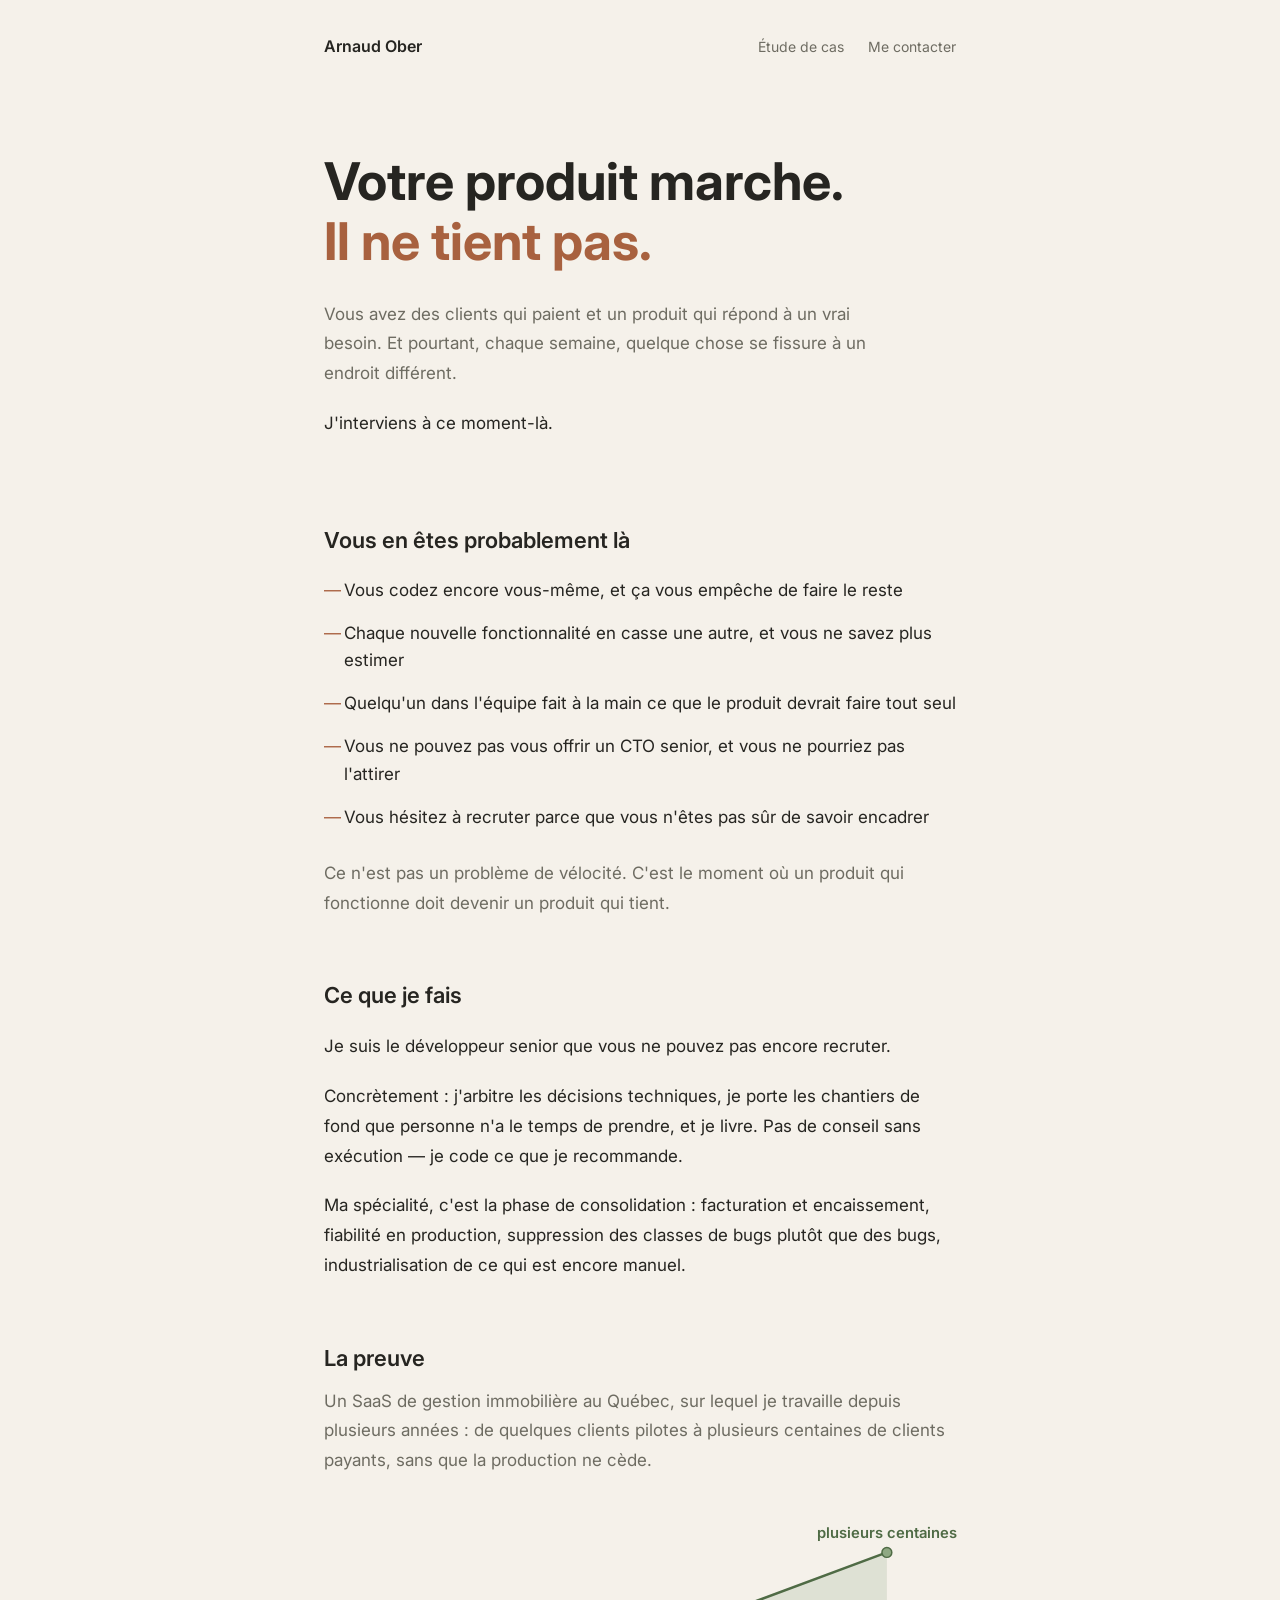
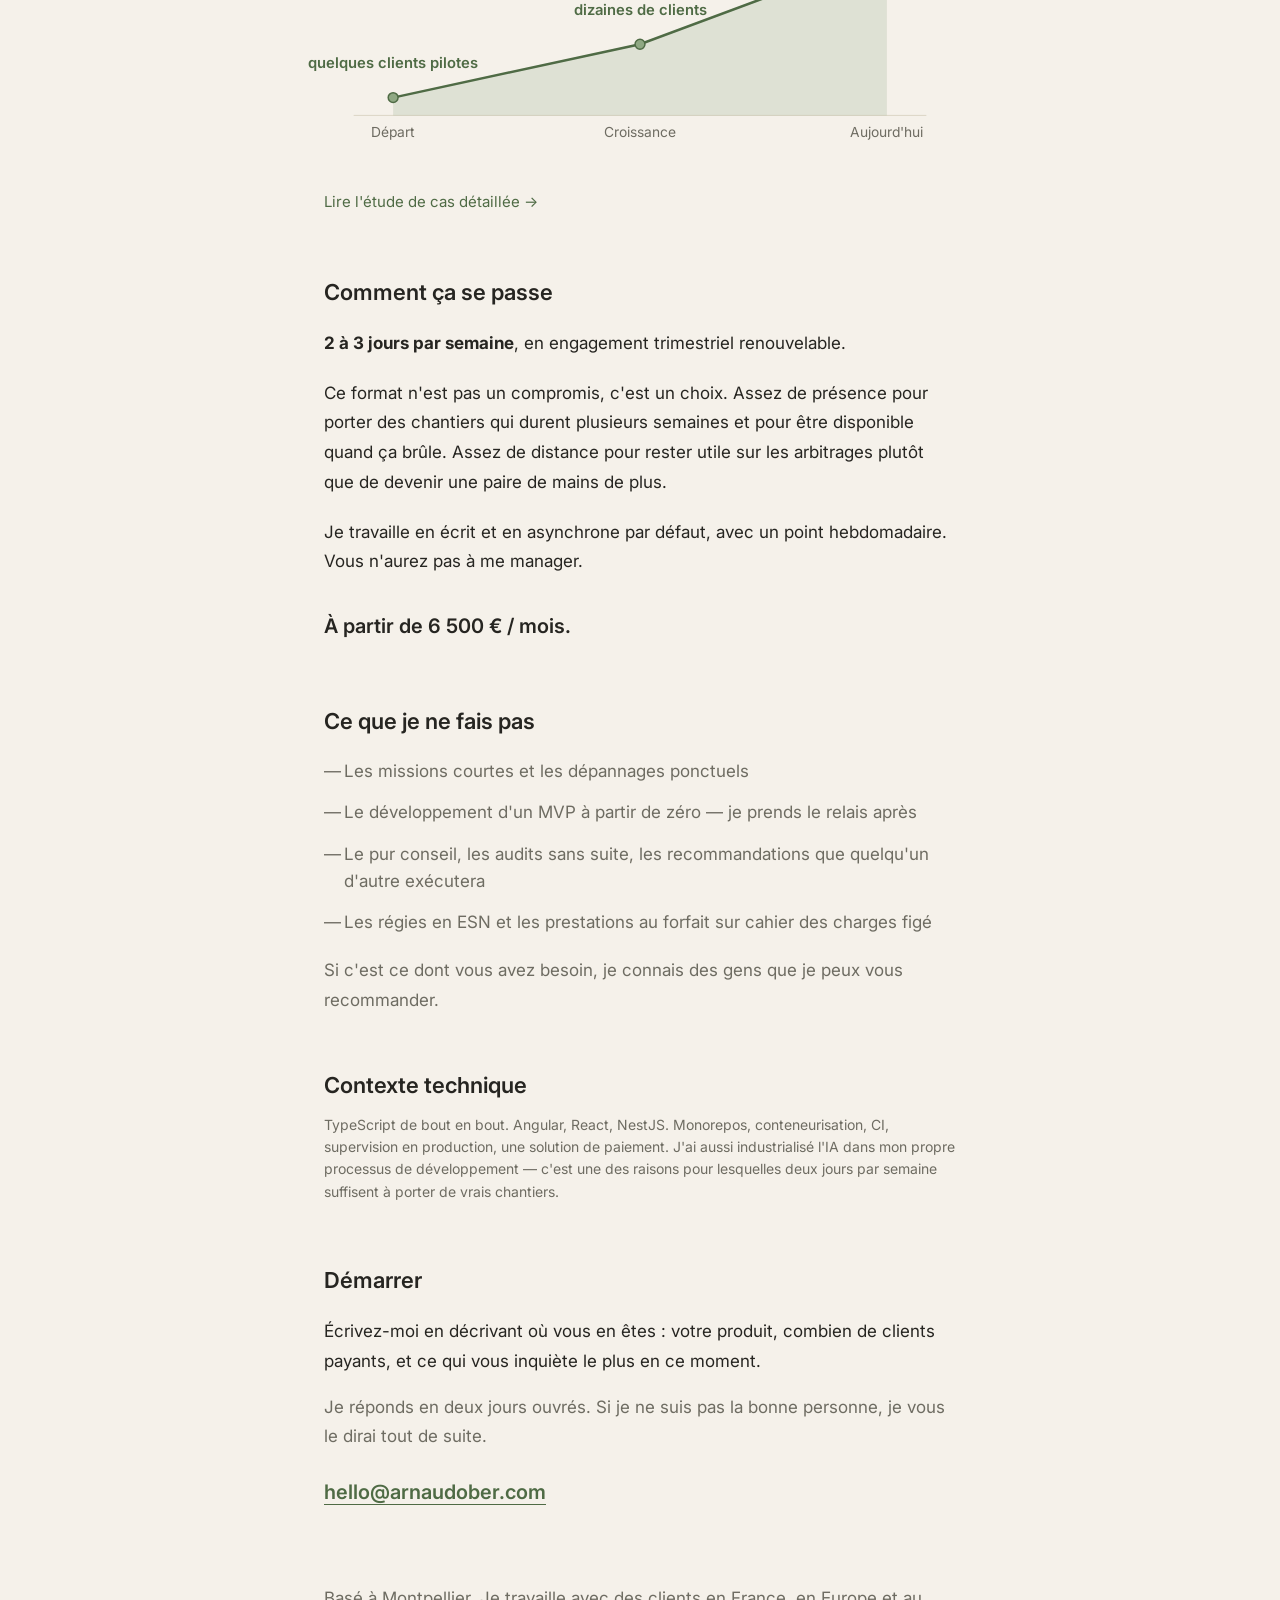
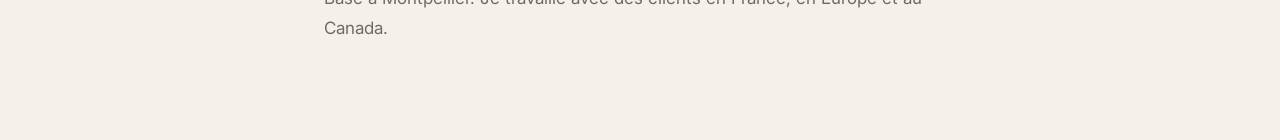
<file: index.html>
<!DOCTYPE html>
<html lang="fr">
<head>
  <meta charset="utf-8">
  <meta name="viewport" content="width=device-width, initial-scale=1">
  <title>Arnaud Ober — Développeur senior</title>
  <meta name="description" content="Votre produit marche. Il ne tient pas. Développeur senior à temps partagé pour la phase de consolidation de votre SaaS.">
  <meta name="author" content="Arnaud Ober">
  <meta name="robots" content="index, follow">
  <meta name="theme-color" content="#ffffff">
  <link rel="canonical" href="https://arnaudober.com">
  <link rel="icon" type="image/jpeg" href="favicon.jpg">
  <link rel="apple-touch-icon" href="favicon.jpg">

  <meta property="og:type" content="website">
  <meta property="og:locale" content="fr_FR">
  <meta property="og:site_name" content="Arnaud Ober">
  <meta property="og:url" content="https://arnaudober.com">
  <meta property="og:title" content="Arnaud Ober — Développeur senior">
  <meta property="og:description" content="Votre produit marche. Il ne tient pas. Développeur senior à temps partagé pour la phase de consolidation de votre SaaS.">
  <meta property="og:image" content="https://arnaudober.com/favicon.jpg">
  <meta property="og:image:width" content="1280">
  <meta property="og:image:height" content="720">
  <meta property="og:image:alt" content="Arnaud Ober — Développeur senior">

  <meta name="twitter:card" content="summary_large_image">
  <meta name="twitter:title" content="Arnaud Ober — Développeur senior">
  <meta name="twitter:description" content="Votre produit marche. Il ne tient pas. Développeur senior à temps partagé pour la phase de consolidation de votre SaaS.">
  <meta name="twitter:image" content="https://arnaudober.com/favicon.jpg">
  <meta name="twitter:image:alt" content="Arnaud Ober — Développeur senior">

  <script type="application/ld+json">
  {
    "@context": "https://schema.org",
    "@type": "Person",
    "name": "Arnaud Ober",
    "jobTitle": "Développeur senior",
    "url": "https://arnaudober.com"
  }
  </script>
  <link rel="preconnect" href="https://fonts.googleapis.com">
  <link rel="preconnect" href="https://fonts.gstatic.com" crossorigin>
  <link href="https://fonts.googleapis.com/css2?family=Inter:wght@400;500;600;700&display=swap" rel="stylesheet">
  <link rel="stylesheet" href="styles.css">
</head>
<body>

  <header class="container site-header">
    <div class="site-name">Arnaud Ober</div>
    <nav class="site-nav">
      <a href="etude-de-cas.html">Étude de cas</a>
      <a href="#contact">Me contacter</a>
    </nav>
  </header>

  <main class="container home">

    <section class="hero">
      <h1>
        Votre produit marche.<br>
        <span>Il ne tient pas.</span>
      </h1>
      <p class="hero-intro">
        Vous avez des clients qui paient et un produit qui répond à un vrai besoin. Et pourtant, chaque semaine, quelque chose se fissure à un endroit différent.
      </p>
      <p>
        J'interviens à ce moment-là.
      </p>
    </section>

    <section>
      <h2>Vous en êtes probablement là</h2>
      <ul class="dash-list">
        <li>Vous codez encore vous-même, et ça vous empêche de faire le reste</li>
        <li>Chaque nouvelle fonctionnalité en casse une autre, et vous ne savez plus estimer</li>
        <li>Quelqu'un dans l'équipe fait à la main ce que le produit devrait faire tout seul</li>
        <li>Vous ne pouvez pas vous offrir un CTO senior, et vous ne pourriez pas l'attirer</li>
        <li>Vous hésitez à recruter parce que vous n'êtes pas sûr de savoir encadrer</li>
      </ul>
      <p class="muted">
        Ce n'est pas un problème de vélocité. C'est le moment où un produit qui fonctionne doit devenir un produit qui tient.
      </p>
    </section>

    <section>
      <h2>Ce que je fais</h2>
      <p>
        Je suis le développeur senior que vous ne pouvez pas encore recruter.
      </p>
      <p>
        Concrètement : j'arbitre les décisions techniques, je porte les chantiers de fond que personne n'a le temps de prendre, et je livre. Pas de conseil sans exécution — je code ce que je recommande.
      </p>
      <p>
        Ma spécialité, c'est la phase de consolidation : facturation et encaissement, fiabilité en production, suppression des classes de bugs plutôt que des bugs, industrialisation de ce qui est encore manuel.
      </p>
    </section>

    <section>
      <h2 class="tight">La preuve</h2>
      <p class="muted proof-intro">
        Un SaaS de gestion immobilière au Québec, sur lequel je travaille depuis plusieurs années : de quelques clients pilotes à plusieurs centaines de clients payants, sans que la production ne cède.
      </p>
      <svg class="growth-chart" viewBox="0 0 640 260" role="img" aria-label="Croissance des clients payants : de quelques clients pilotes à plusieurs centaines de clients payants">
        <line x1="30" y1="210" x2="610" y2="210" class="chart-axis"/>
        <path d="M70,210 L70,192 L320,138 L570,45 L570,210 Z" class="chart-area"/>
        <path d="M70,192 L320,138 L570,45" class="chart-line"/>
        <g class="chart-points">
          <circle cx="70" cy="192" r="5"/>
          <circle cx="320" cy="138" r="5"/>
          <circle cx="570" cy="45" r="5"/>
        </g>
        <g class="chart-values" text-anchor="middle">
          <text x="70" y="162">quelques clients pilotes</text>
          <text x="320" y="108">dizaines de clients</text>
          <text x="570" y="30">plusieurs centaines</text>
        </g>
        <g class="chart-labels" text-anchor="middle">
          <text x="70" y="232">Départ</text>
          <text x="320" y="232">Croissance</text>
          <text x="570" y="232">Aujourd'hui</text>
        </g>
      </svg>
      <p class="chart-link">
        <a href="etude-de-cas.html">Lire l'étude de cas détaillée →</a>
      </p>
    </section>

    <section>
      <h2>Comment ça se passe</h2>
      <p>
        <strong>2 à 3 jours par semaine</strong>, en engagement trimestriel renouvelable.
      </p>
      <p>
        Ce format n'est pas un compromis, c'est un choix. Assez de présence pour porter des chantiers qui durent plusieurs semaines et pour être disponible quand ça brûle. Assez de distance pour rester utile sur les arbitrages plutôt que de devenir une paire de mains de plus.
      </p>
      <p>
        Je travaille en écrit et en asynchrone par défaut, avec un point hebdomadaire. Vous n'aurez pas à me manager.
      </p>
      <p class="price">À partir de 6 500 € / mois.</p>
    </section>

    <section>
      <h2>Ce que je ne fais pas</h2>
      <ul class="dash-list dash-list--muted">
        <li>Les missions courtes et les dépannages ponctuels</li>
        <li>Le développement d'un MVP à partir de zéro — je prends le relais après</li>
        <li>Le pur conseil, les audits sans suite, les recommandations que quelqu'un d'autre exécutera</li>
        <li>Les régies en ESN et les prestations au forfait sur cahier des charges figé</li>
      </ul>
      <p class="muted">
        Si c'est ce dont vous avez besoin, je connais des gens que je peux vous recommander.
      </p>
    </section>

    <section class="tech-section">
      <h2 class="tight">Contexte technique</h2>
      <p>
        TypeScript de bout en bout. Angular, React, NestJS. Monorepos, conteneurisation, CI, supervision en production, une solution de paiement. J'ai aussi industrialisé l'IA dans mon propre processus de développement — c'est une des raisons pour lesquelles deux jours par semaine suffisent à porter de vrais chantiers.
      </p>
    </section>

    <section id="contact">
      <h2>Démarrer</h2>
      <p class="contact-intro">
        Écrivez-moi en décrivant où vous en êtes : votre produit, combien de clients payants, et ce qui vous inquiète le plus en ce moment.
      </p>
      <p class="muted contact-reply">
        Je réponds en deux jours ouvrés. Si je ne suis pas la bonne personne, je vous le dirai tout de suite.
      </p>
      <a class="contact-email" href="mailto:hello@arnaudober.com">hello@arnaudober.com</a>
    </section>

    <footer class="home-footer">
      <p>Basé à Montpellier. Je travaille avec des clients en France, en Europe et au Canada.</p>
    </footer>

  </main>

</body>
</html>
</file>
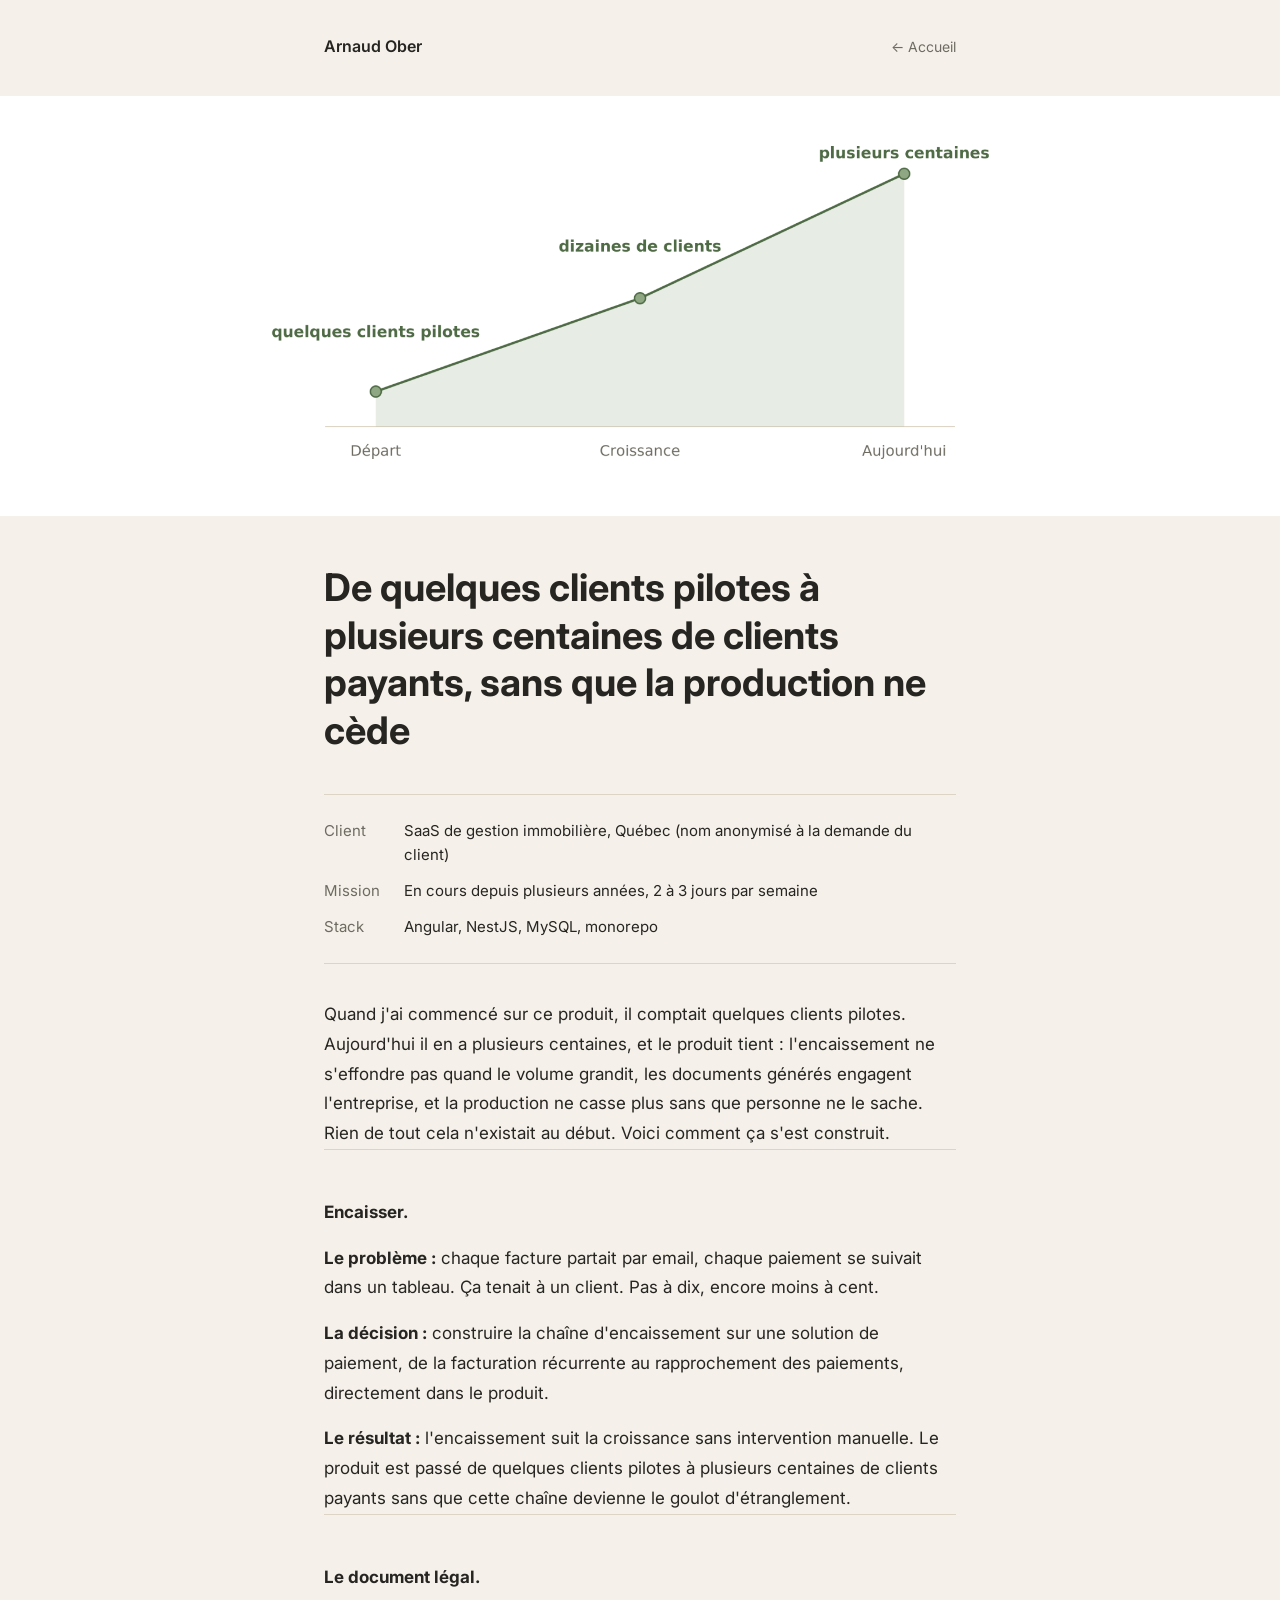
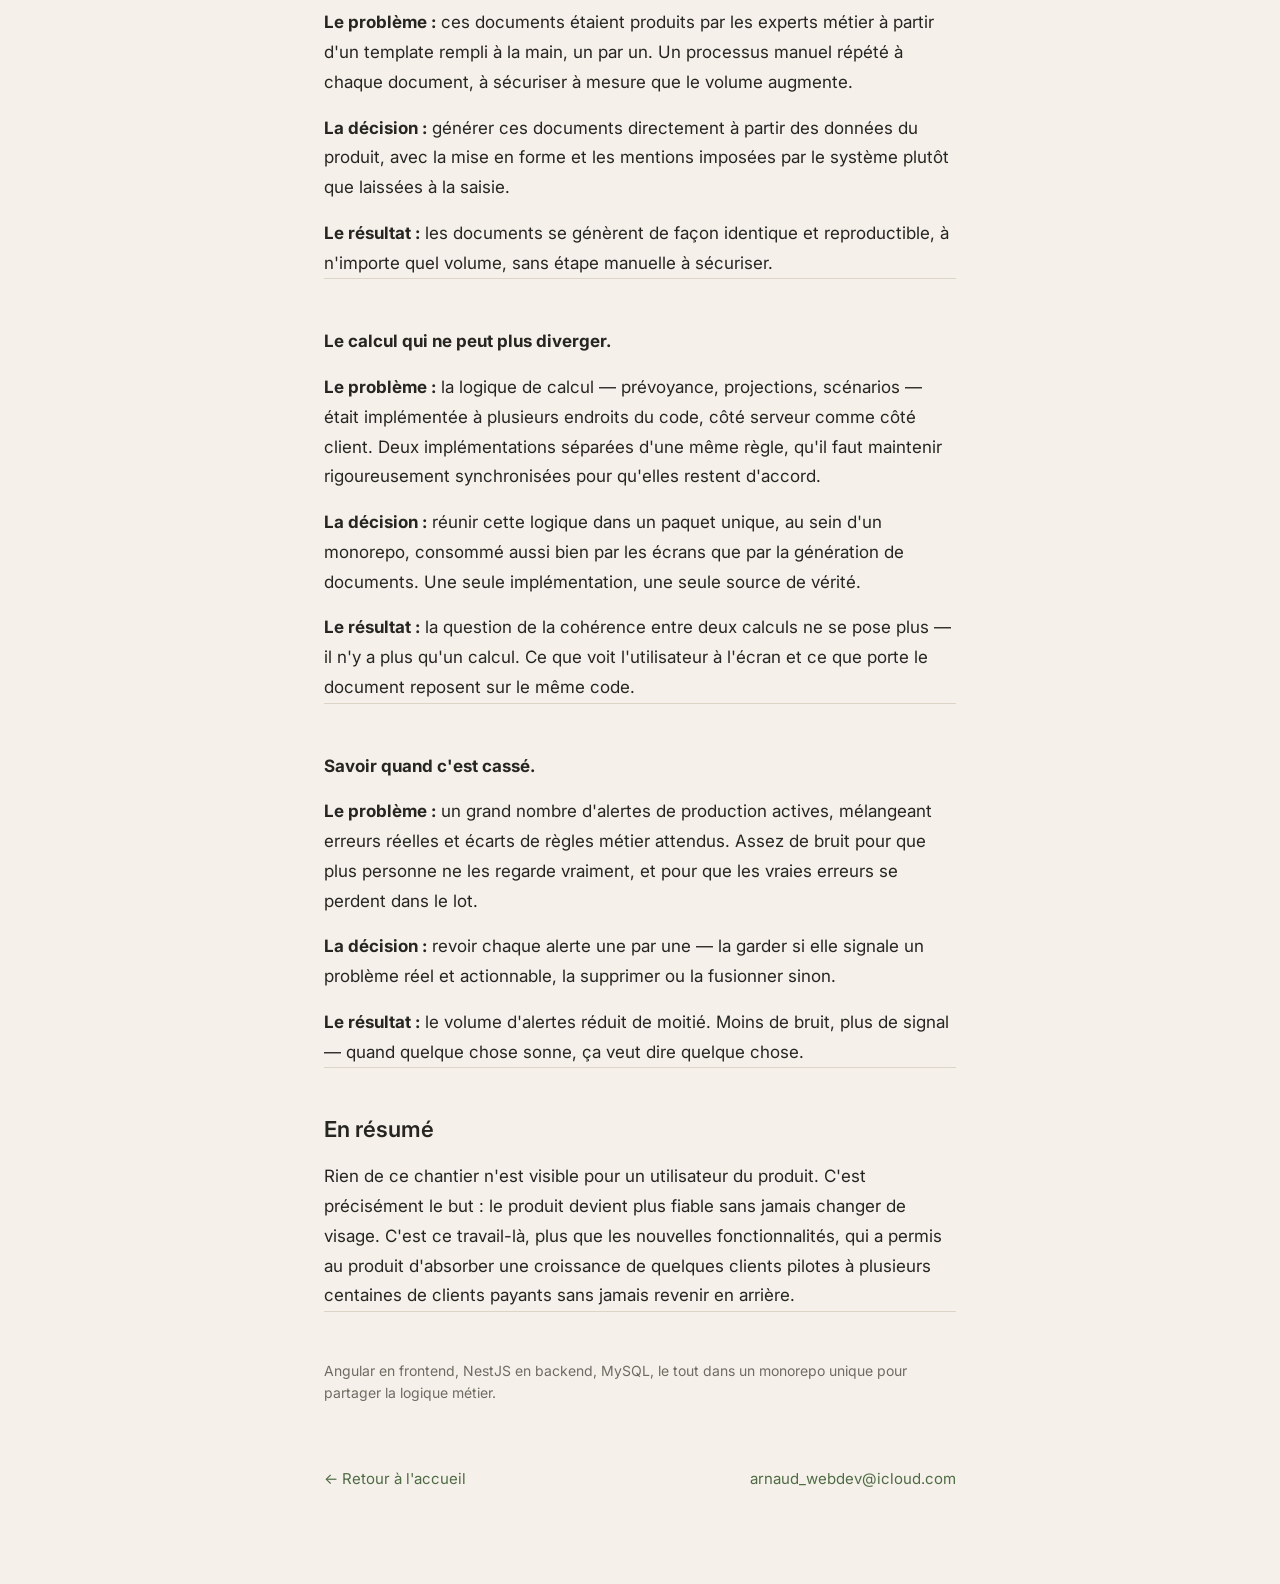
<file: etude-de-cas.html>
<!DOCTYPE html>
<html lang="fr">
<head>
  <meta charset="utf-8">
  <meta name="viewport" content="width=device-width, initial-scale=1">
  <title>Étude de cas — Arnaud Ober</title>
  <meta name="description" content="De quelques clients pilotes à plusieurs centaines de clients payants, sans que la production ne cède.">
  <meta name="author" content="Arnaud Ober">
  <meta name="robots" content="index, follow">
  <meta name="theme-color" content="#F5F1EA">
  <link rel="canonical" href="https://arnaudober.com/etude-de-cas.html">
  <link rel="icon" type="image/jpeg" href="favicon.jpg">
  <link rel="apple-touch-icon" href="favicon.jpg">

  <meta property="og:type" content="article">
  <meta property="og:locale" content="fr_FR">
  <meta property="og:site_name" content="Arnaud Ober">
  <meta property="og:url" content="https://arnaudober.com/etude-de-cas.html">
  <meta property="og:title" content="Étude de cas — Arnaud Ober">
  <meta property="og:description" content="De quelques clients pilotes à plusieurs centaines de clients payants, sans que la production ne cède.">
  <meta property="og:image" content="https://arnaudober.com/favicon.jpg">
  <meta property="og:image:width" content="1280">
  <meta property="og:image:height" content="720">
  <meta property="og:image:alt" content="Illustration de l'étude de cas">

  <meta name="twitter:card" content="summary_large_image">
  <meta name="twitter:title" content="Étude de cas — Arnaud Ober">
  <meta name="twitter:description" content="De quelques clients pilotes à plusieurs centaines de clients payants, sans que la production ne cède.">
  <meta name="twitter:image" content="https://arnaudober.com/favicon.jpg">
  <meta name="twitter:image:alt" content="Illustration de l'étude de cas">
  <link rel="preconnect" href="https://fonts.googleapis.com">
  <link rel="preconnect" href="https://fonts.gstatic.com" crossorigin>
  <link href="https://fonts.googleapis.com/css2?family=Inter:wght@400;500;600;700&display=swap" rel="stylesheet">
  <link rel="stylesheet" href="styles.css">
</head>
<body>

  <header class="container site-header">
    <div class="site-name">Arnaud Ober</div>
    <a href="index.html">← Accueil</a>
  </header>

  <!-- Replace with <img src="…" alt="…"> and drop the cover--empty class once the cover photo exists. -->
  <div class="cover" aria-hidden="true"><img src="illustration.png" alt="photo de couverture — étude de cas"></div>

  <main class="container case-study">

    <section>
      <h1>De quelques clients pilotes à plusieurs centaines de clients payants, sans que la production ne cède</h1>

      <dl class="facts">
        <div>
          <dt>Client</dt>
          <dd>SaaS de gestion immobilière, Québec (nom anonymisé à la demande du client)</dd>
        </div>
        <div>
          <dt>Mission</dt>
          <dd>En cours depuis plusieurs années, 2 à 3 jours par semaine</dd>
        </div>
        <div>
          <dt>Stack</dt>
          <dd>Angular, NestJS, MySQL, monorepo</dd>
        </div>
      </dl>

      <p class="lede">
        Quand j'ai commencé sur ce produit, il comptait quelques clients pilotes. Aujourd'hui il en a plusieurs centaines, et le produit tient : l'encaissement ne s'effondre pas quand le volume grandit, les documents générés engagent l'entreprise, et la production ne casse plus sans que personne ne le sache. Rien de tout cela n'existait au début. Voici comment ça s'est construit.
      </p>
    </section>

    <section>
      <p><strong>Encaisser.</strong></p>
      <p>
        <strong>Le problème :</strong> chaque facture partait par email, chaque paiement se suivait dans un tableau. Ça tenait à un client. Pas à dix, encore moins à cent.
      </p>
      <p>
        <strong>La décision :</strong> construire la chaîne d'encaissement sur une solution de paiement, de la facturation récurrente au rapprochement des paiements, directement dans le produit.
      </p>
      <p>
        <strong>Le résultat :</strong> l'encaissement suit la croissance sans intervention manuelle. Le produit est passé de quelques clients pilotes à plusieurs centaines de clients payants sans que cette chaîne devienne le goulot d'étranglement.
      </p>
    </section>

    <section>
      <p><strong>Le document légal.</strong></p>
      <p>
        <strong>Le problème :</strong> ces documents étaient produits par les experts métier à partir d'un template rempli à la main, un par un. Un processus manuel répété à chaque document, à sécuriser à mesure que le volume augmente.
      </p>
      <p>
        <strong>La décision :</strong> générer ces documents directement à partir des données du produit, avec la mise en forme et les mentions imposées par le système plutôt que laissées à la saisie.
      </p>
      <p>
        <strong>Le résultat :</strong> les documents se génèrent de façon identique et reproductible, à n'importe quel volume, sans étape manuelle à sécuriser.
      </p>
    </section>

    <section>
      <p><strong>Le calcul qui ne peut plus diverger.</strong></p>
      <p>
        <strong>Le problème :</strong> la logique de calcul — prévoyance, projections, scénarios — était implémentée à plusieurs endroits du code, côté serveur comme côté client. Deux implémentations séparées d'une même règle, qu'il faut maintenir rigoureusement synchronisées pour qu'elles restent d'accord.
      </p>
      <p>
        <strong>La décision :</strong> réunir cette logique dans un paquet unique, au sein d'un monorepo, consommé aussi bien par les écrans que par la génération de documents. Une seule implémentation, une seule source de vérité.
      </p>
      <p>
        <strong>Le résultat :</strong> la question de la cohérence entre deux calculs ne se pose plus — il n'y a plus qu'un calcul. Ce que voit l'utilisateur à l'écran et ce que porte le document reposent sur le même code.
      </p>
    </section>

    <section>
      <p><strong>Savoir quand c'est cassé.</strong></p>
      <p>
        <strong>Le problème :</strong> un grand nombre d'alertes de production actives, mélangeant erreurs réelles et écarts de règles métier attendus. Assez de bruit pour que plus personne ne les regarde vraiment, et pour que les vraies erreurs se perdent dans le lot.
      </p>
      <p>
        <strong>La décision :</strong> revoir chaque alerte une par une — la garder si elle signale un problème réel et actionnable, la supprimer ou la fusionner sinon.
      </p>
      <p>
        <strong>Le résultat :</strong> le volume d'alertes réduit de moitié. Moins de bruit, plus de signal — quand quelque chose sonne, ça veut dire quelque chose.
      </p>
    </section>

    <section>
      <h2>En résumé</h2>
      <p>
        Rien de ce chantier n'est visible pour un utilisateur du produit. C'est précisément le but : le produit devient plus fiable sans jamais changer de visage. C'est ce travail-là, plus que les nouvelles fonctionnalités, qui a permis au produit d'absorber une croissance de quelques clients pilotes à plusieurs centaines de clients payants sans jamais revenir en arrière.
      </p>
    </section>

    <section>
      <p class="note">
        Angular en frontend, NestJS en backend, MySQL, le tout dans un monorepo unique pour partager la logique métier.
      </p>
    </section>

    <footer class="site-footer">
      <a href="index.html">← Retour à l'accueil</a>
      <a href="mailto:arnaud_webdev@icloud.com">arnaud_webdev@icloud.com</a>
    </footer>

  </main>

</body>
</html>
</file>
<file: styles.css>
:root {
  --bg: #F5F1EA;
  --text: #262521;
  --muted: #6E6C62;
  --rule: #DCD5C5;
  --accent: #4F6B45;
  --accent-soft: #8FA883;
  --highlight: #A8613F;
  --placeholder: rgba(127, 127, 127, .08);
}

*,
*::before,
*::after {
  box-sizing: border-box;
}

body {
  margin: 0;
  background: var(--bg);
  color: var(--text);
  font-family: Inter, sans-serif;
}

a {
  color: var(--accent);
  text-decoration: none;
}

a:hover {
  color: var(--text);
}

.container {
  max-width: 680px;
  margin: 0 auto;
  padding: 0 24px;
}

/* Header */
.site-header {
  padding-top: 36px;
  display: flex;
  justify-content: space-between;
  align-items: center;
  gap: 16px;
}

.site-name {
  font-size: 16px;
  font-weight: 600;
}

.site-header a {
  font-size: 14px;
  color: var(--muted);
}

.site-header a:hover {
  color: var(--text);
}

.site-nav {
  display: flex;
  gap: 24px;
}

/* Cover */
.cover {
  width: 100%;
  height: clamp(220px, 38vw, 420px);
  margin: 40px 0 0;
  background: white;
}

.cover img {
  display: block;
  width: 100%;
  height: 100%;
  object-fit: contain;
}

/* Case study */
.case-study {
  padding-bottom: 96px;
}

.case-study section {
  padding-top: 48px;
}

.case-study section + section {
  border-top: 1px solid var(--rule);
}

.case-study h1 {
  font-size: clamp(28px, 5vw, 38px);
  line-height: 1.25;
  font-weight: 700;
  margin: 0 0 40px;
}

.case-study h2 {
  font-size: 22px;
  font-weight: 600;
  margin: 0 0 20px;
}

.case-study p {
  font-size: 17px;
  line-height: 1.75;
  margin: 0 0 16px;
}

.case-study p:last-child {
  margin-bottom: 0;
}

.case-study .lede {
  margin-top: 36px;
}

.case-study .note {
  font-size: 14px;
  line-height: 1.6;
  color: var(--muted);
}

.facts {
  border-top: 1px solid var(--rule);
  border-bottom: 1px solid var(--rule);
  padding: 24px 0;
  margin: 0;
  display: flex;
  flex-direction: column;
  gap: 12px;
}

.facts div {
  display: flex;
  gap: 16px;
  font-size: 15px;
  line-height: 1.6;
}

.facts dt {
  color: var(--muted);
  min-width: 64px;
}

.facts dd {
  margin: 0;
}

/* Home */
.home {
  padding-bottom: 96px;
}

.home section {
  padding-top: 64px;
}

.home .hero {
  padding: 96px 0 24px;
}

.hero h1 {
  font-size: clamp(34px, 7vw, 52px);
  line-height: 1.15;
  font-weight: 700;
  margin: 0;
}

.hero h1 span {
  color: var(--highlight);
}

.hero p {
  font-size: 19px;
  line-height: 1.6;
  margin: 16px 0 0;
}

.hero .hero-intro {
  color: var(--muted);
  margin-top: 28px;
  max-width: 560px;
}

.home h2 {
  font-size: 22px;
  font-weight: 600;
  margin: 0 0 24px;
}

.home h2.tight {
  margin-bottom: 16px;
}

.home p {
  font-size: 17px;
  line-height: 1.75;
  margin: 0 0 20px;
}

.home p:last-child {
  margin-bottom: 0;
}

.home .muted {
  color: var(--muted);
}

.dash-list {
  list-style: none;
  margin: 0;
  padding: 0;
  display: flex;
  flex-direction: column;
  gap: 16px;
}

.dash-list li {
  font-size: 17px;
  line-height: 1.6;
  padding-left: 20px;
  position: relative;
}

.dash-list li::before {
  content: "—";
  position: absolute;
  left: 0;
  color: var(--highlight);
}

.dash-list--muted {
  gap: 14px;
  color: var(--muted);
}

.dash-list--muted li::before {
  color: inherit;
}

.home .dash-list + p {
  margin-top: 28px;
}

.home .dash-list--muted + p {
  margin-top: 20px;
}

.growth-chart {
  display: block;
  width: 100%;
  height: auto;
  overflow: visible;
  font-family: Inter, sans-serif;
}

.chart-axis {
  stroke: var(--rule);
  stroke-width: 1;
}

.chart-area {
  fill: var(--accent-soft);
  opacity: .22;
}

.chart-line {
  fill: none;
  stroke: var(--accent);
  stroke-width: 2.5;
}

.chart-points {
  fill: var(--accent-soft);
  stroke: var(--accent);
  stroke-width: 1.5;
}

.chart-values {
  fill: var(--accent);
  font-size: 15px;
  font-weight: 600;
}

.chart-labels {
  fill: var(--muted);
  font-size: 14px;
}

.home .proof-intro {
  margin-bottom: 32px;
}

.home .chart-link {
  font-size: 15px;
  margin-top: 24px;
}

.home .price {
  font-size: 20px;
  font-weight: 600;
  margin-top: 32px;
}

.home .tech-section {
  padding-top: 56px;
}

.home .tech-section p {
  font-size: 14px;
  line-height: 1.6;
  color: var(--muted);
}

.home .contact-intro {
  margin-bottom: 16px;
}

.home .contact-reply {
  margin-bottom: 28px;
}

.contact-email {
  font-size: 20px;
  font-weight: 600;
  border-bottom: 1px solid var(--accent);
}

.home-footer {
  padding-top: 80px;
  font-size: 14px;
  color: var(--muted);
}

.home-footer p {
  margin: 0;
}

/* Footer */
.site-footer {
  padding-top: 64px;
  display: flex;
  justify-content: space-between;
  align-items: center;
  flex-wrap: wrap;
  gap: 16px;
  font-size: 15px;
}
</file>
